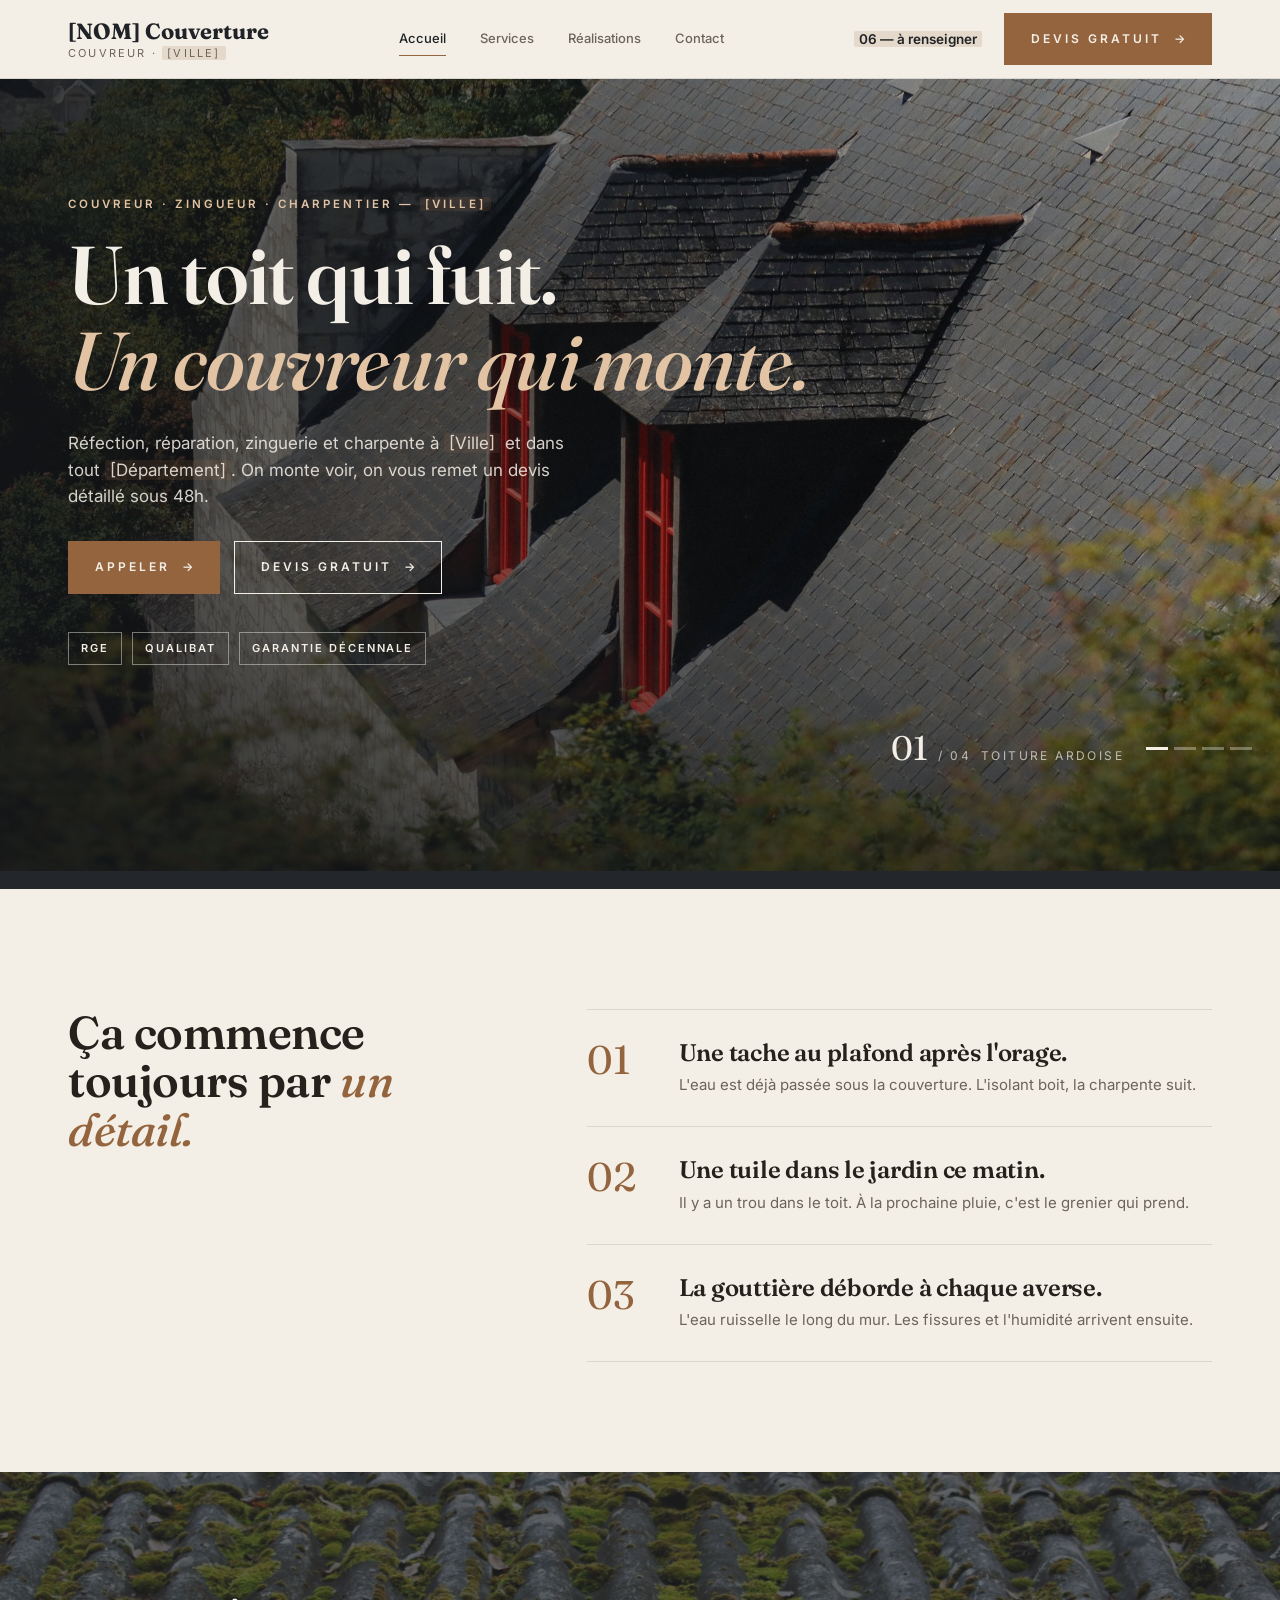
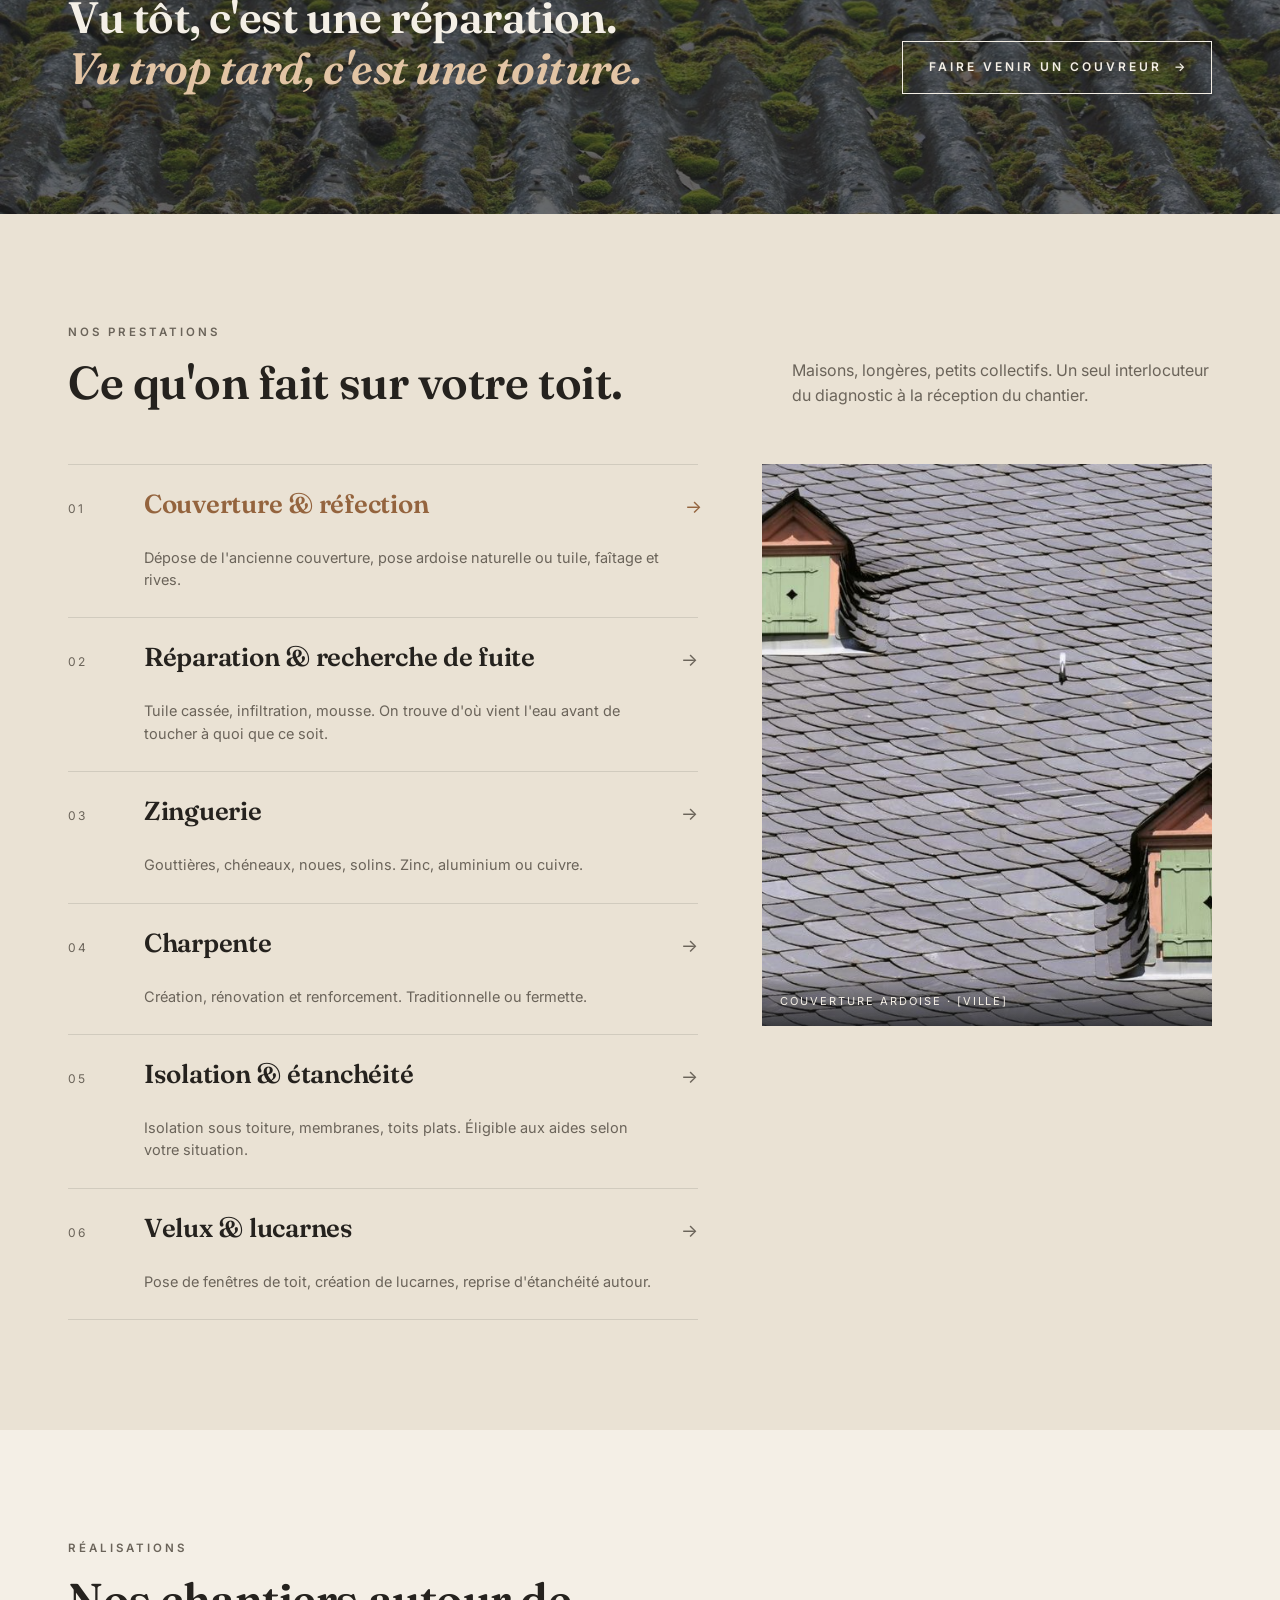
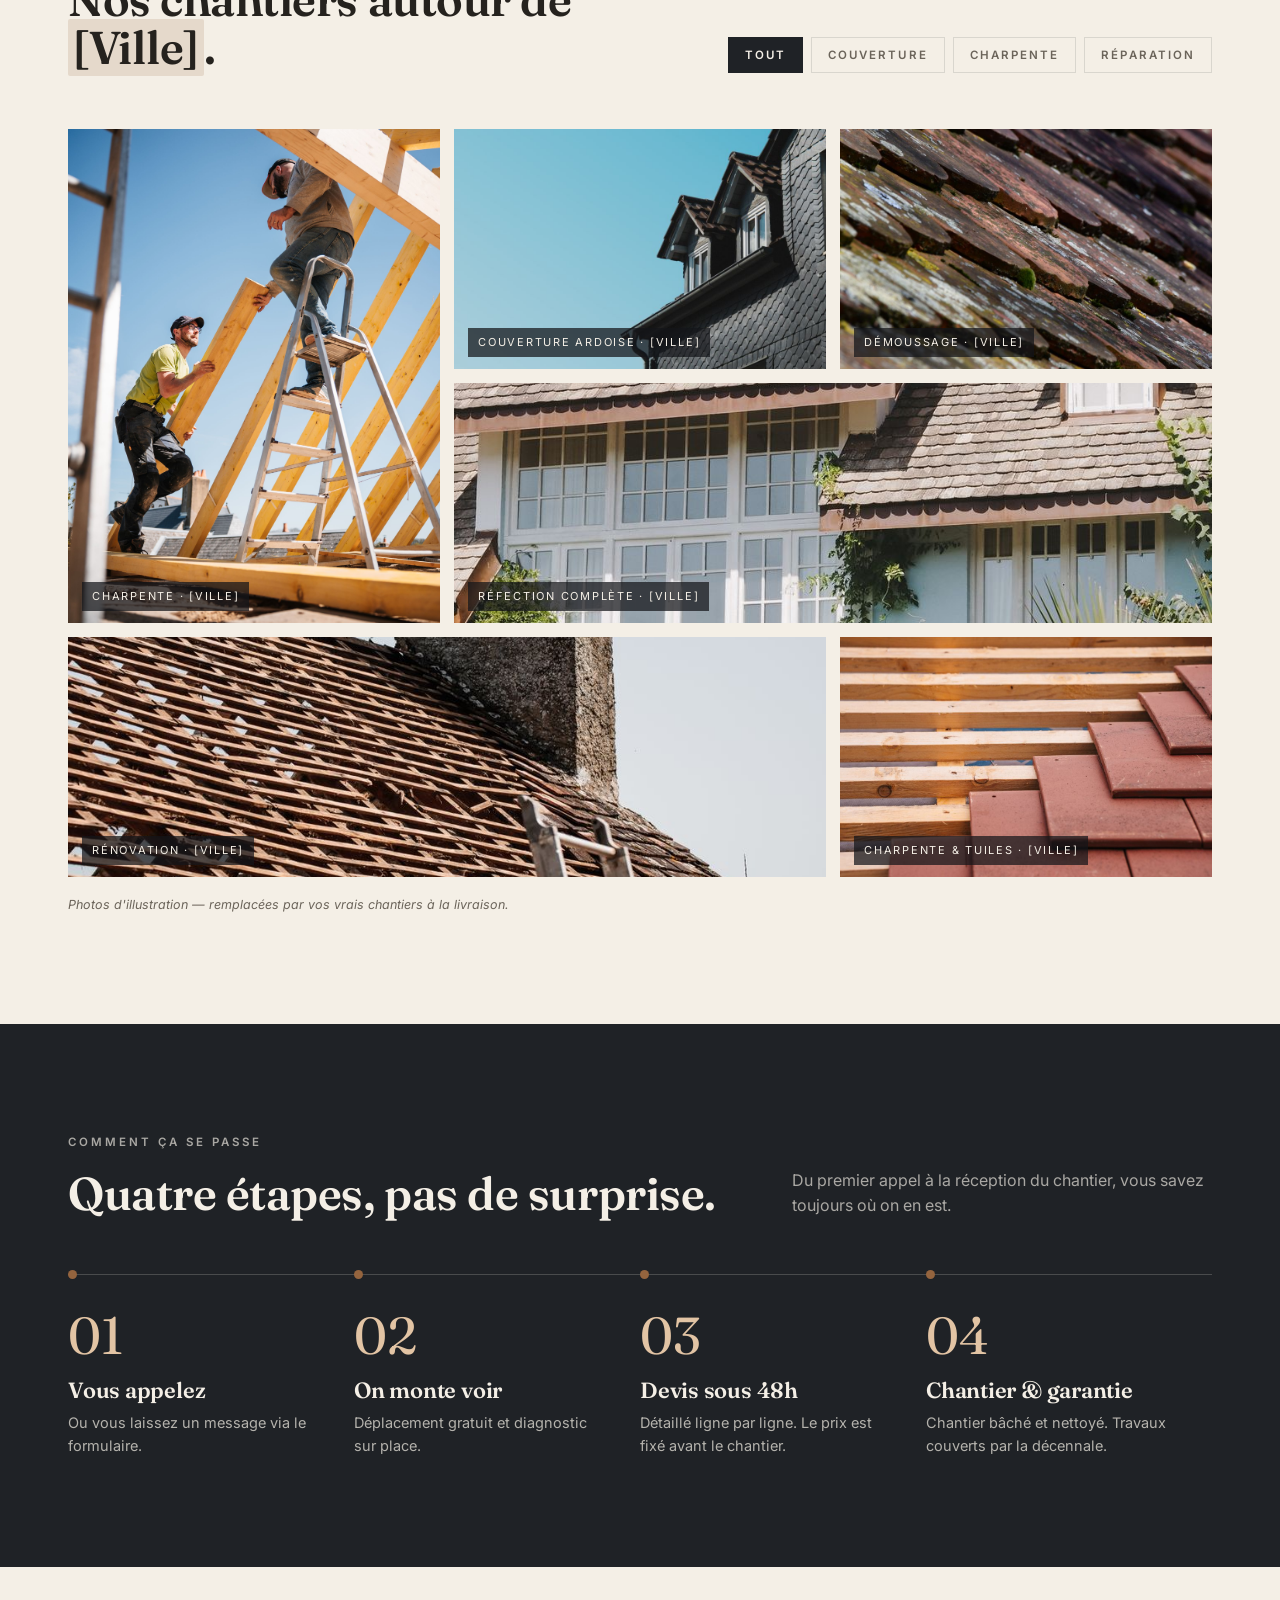
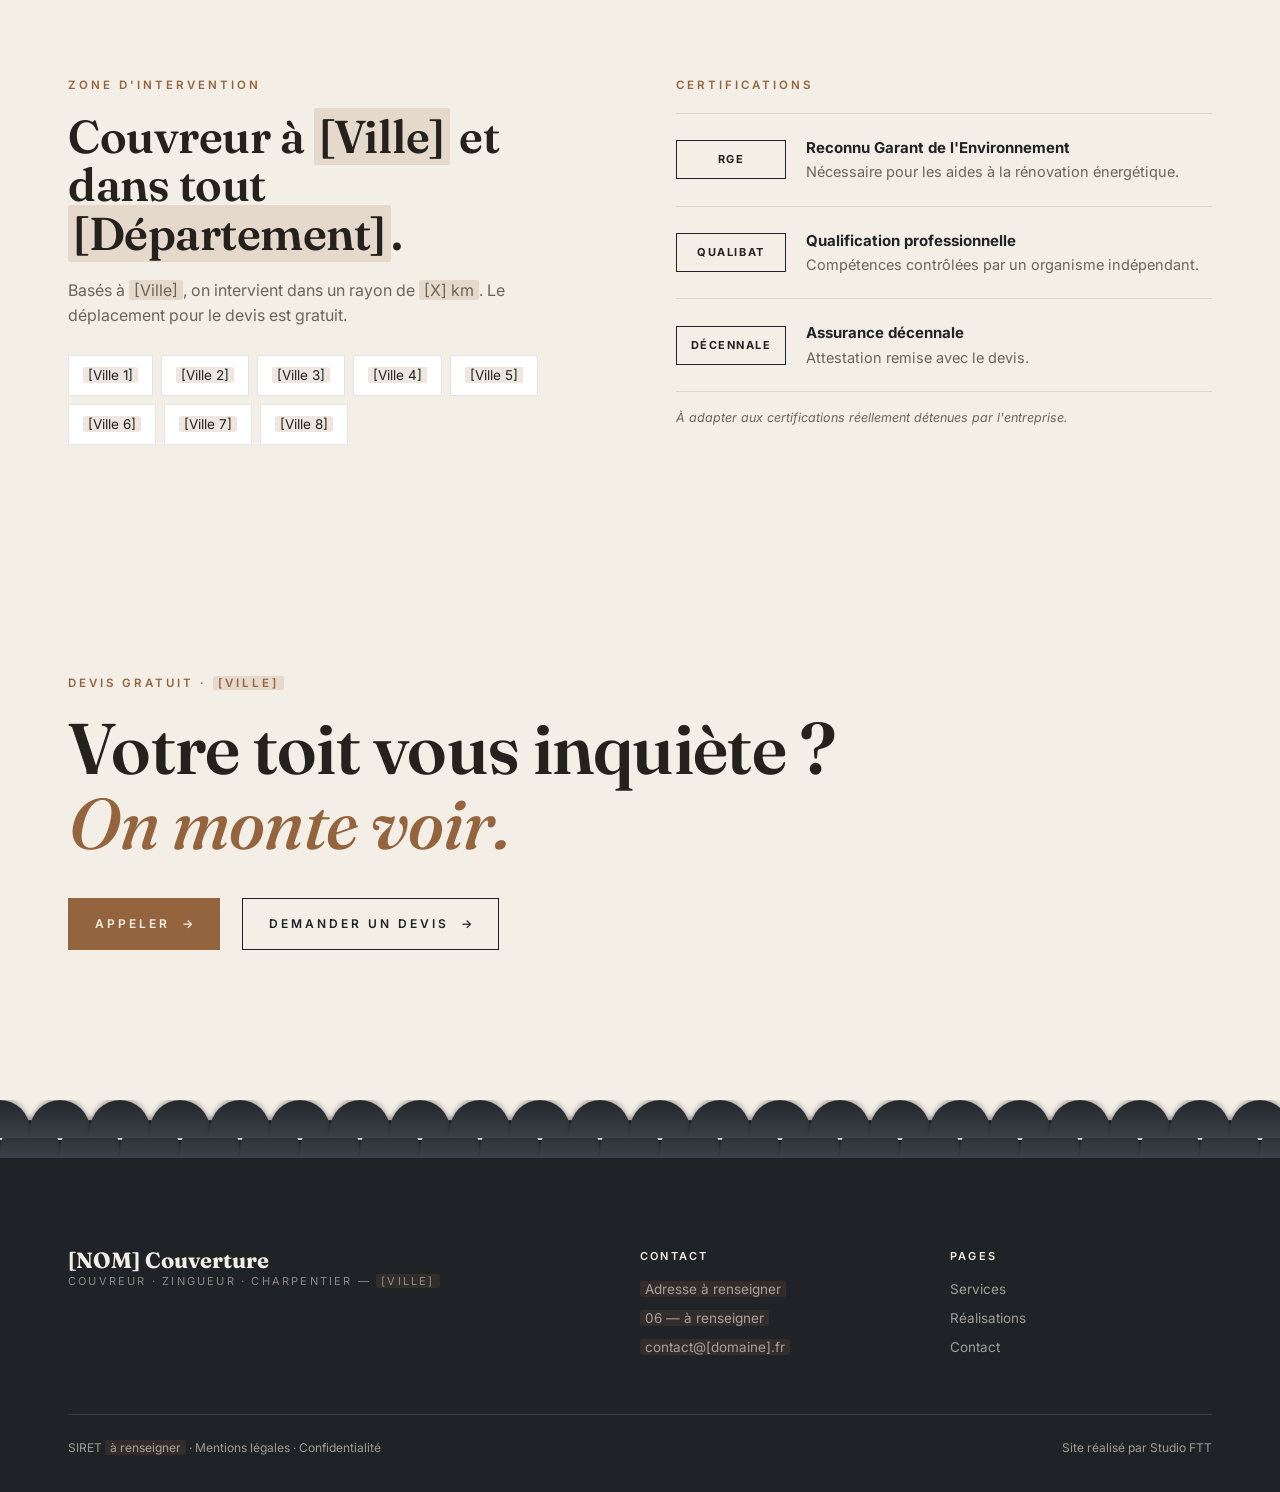
<file: index.html>
<!DOCTYPE html>
<html lang="fr">
<head>
<meta charset="UTF-8">
<meta name="viewport" content="width=device-width, initial-scale=1.0">
<meta name="robots" content="noindex, nofollow">
<title>[NOM] Couverture — Couvreur à [Ville] · Devis gratuit sous 48h</title>
<meta name="description" content="Couvreur, zingueur et charpentier à [Ville] et dans tout [Département]. Réfection, réparation de fuite, zinguerie, charpente. Devis gratuit sous 48h.">
<link rel="preconnect" href="https://fonts.googleapis.com">
<link rel="preconnect" href="https://fonts.gstatic.com" crossorigin>
<link href="https://fonts.googleapis.com/css2?family=Fraunces:ital,opsz,wght@0,9..144,500;0,9..144,600;0,9..144,700;1,9..144,500&family=Inter:wght@400;500;600;700&display=swap" rel="stylesheet">
<link rel="stylesheet" href="style.css">
</head>
<body>

<header class="site-header">
  <div class="container">
    <a href="index.html" class="brand">
      <span class="brand-name">[NOM] Couverture</span>
      <span class="brand-sub">Couvreur · <span class="ph">[Ville]</span></span>
    </a>
    <nav class="nav-links" aria-label="Navigation principale">
      <a href="index.html" class="active">Accueil</a>
      <a href="services.html">Services</a>
      <a href="index.html#chantiers">Réalisations</a>
      <a href="contact.html">Contact</a>
    </nav>
    <div class="header-actions">
      <span class="header-phone"><span class="ph">06 — à renseigner</span></span>
      <a href="contact.html" class="btn btn--solid">Devis gratuit</a>
      <button class="nav-toggle" aria-label="Ouvrir le menu" aria-expanded="false"><span></span><span></span><span></span></button>
    </div>
  </div>
</header>

<section class="hero" aria-label="Présentation">
  <div class="hero-slides">
    <figure class="slide" data-label="Toiture ardoise"><img src="img/hero-ardoise.jpg" alt="Toiture en ardoise avec lucarnes — photo d'illustration (placeholder)" fetchpriority="high"></figure>
    <figure class="slide" data-label="Sur le chantier"><img src="img/hero-artisan.jpg" alt="Couvreur au travail sur un toit — photo d'illustration (placeholder)"></figure>
    <figure class="slide" data-label="Charpente"><img src="img/hero-charpente.jpg" alt="Charpente bois en cours de montage — photo d'illustration (placeholder)"></figure>
    <figure class="slide" data-label="Pose de tuiles"><img src="img/hero-pose.jpg" alt="Pose de tuiles en terre cuite — photo d'illustration (placeholder)"></figure>
  </div>
  <div class="hero-shade"></div>
  <div class="container hero-inner">
    <p class="kicker">Couvreur · Zingueur · Charpentier — <span class="ph">[Ville]</span></p>
    <h1><span>Un toit qui fuit.</span><span class="accent">Un couvreur qui monte.</span></h1>
    <p class="lede">Réfection, réparation, zinguerie et charpente à <span class="ph">[Ville]</span> et dans tout <span class="ph">[Département]</span>. On monte voir, on vous remet un devis détaillé sous 48h.</p>
    <div class="hero-cta">
      <a href="tel:" class="btn btn--solid">Appeler</a>
      <a href="contact.html" class="btn btn--outline">Devis gratuit</a>
    </div>
    <ul class="stamps" aria-label="Certifications (à confirmer)">
      <li>RGE</li><li>Qualibat</li><li>Garantie décennale</li>
    </ul>
  </div>
  <div class="hero-counter" aria-hidden="true">
    <span class="num">01</span><span>/ 04</span><span class="label">Toiture ardoise</span>
    <div class="hero-dots"></div>
  </div>
</section>

<div class="slates" aria-hidden="true"></div>

<section class="pains">
  <div class="container">
    <h2>Ça commence toujours par <em>un détail.</em></h2>
    <ol class="pain-list">
      <li>
        <span class="pain-num">01</span>
        <h3>Une tache au plafond après l'orage.</h3>
        <p>L'eau est déjà passée sous la couverture. L'isolant boit, la charpente suit.</p>
      </li>
      <li>
        <span class="pain-num">02</span>
        <h3>Une tuile dans le jardin ce matin.</h3>
        <p>Il y a un trou dans le toit. À la prochaine pluie, c'est le grenier qui prend.</p>
      </li>
      <li>
        <span class="pain-num">03</span>
        <h3>La gouttière déborde à chaque averse.</h3>
        <p>L'eau ruisselle le long du mur. Les fissures et l'humidité arrivent ensuite.</p>
      </li>
    </ol>
  </div>
</section>

<section class="turn">
  <img src="img/douleur-mousse.jpg" alt="" loading="lazy">
  <div class="container">
    <p class="serif">Vu tôt, c'est une réparation.<br><em>Vu trop tard, c'est une toiture.</em></p>
    <a href="contact.html" class="btn btn--outline">Faire venir un couvreur</a>
  </div>
</section>

<section class="services">
  <div class="container">
    <div class="section-head">
      <div>
        <p class="kicker">Nos prestations</p>
        <h2>Ce qu'on fait sur votre toit.</h2>
      </div>
      <p>Maisons, longères, petits collectifs. Un seul interlocuteur du diagnostic à la réception du chantier.</p>
    </div>
    <div class="srv-layout">
      <ul class="srv-list">
        <li class="is-active" tabindex="0" data-img="img/srv-couverture.jpg" data-caption="Couverture ardoise · [Ville]" data-alt="Toiture en ardoise — photo d'illustration (placeholder)">
          <div class="srv-item">
            <span class="srv-num">01</span><h3>Couverture &amp; réfection</h3><span class="srv-arrow">→</span>
            <p>Dépose de l'ancienne couverture, pose ardoise naturelle ou tuile, faîtage et rives.</p>
            <div class="srv-thumb"><img src="img/srv-couverture.jpg" alt="Toiture en ardoise — photo d'illustration (placeholder)" loading="lazy"></div>
          </div>
        </li>
        <li tabindex="0" data-img="img/srv-reparation.jpg" data-caption="Réparation · [Ville]" data-alt="Couvreurs réparant un toit — photo d'illustration (placeholder)">
          <div class="srv-item">
            <span class="srv-num">02</span><h3>Réparation &amp; recherche de fuite</h3><span class="srv-arrow">→</span>
            <p>Tuile cassée, infiltration, mousse. On trouve d'où vient l'eau avant de toucher à quoi que ce soit.</p>
            <div class="srv-thumb"><img src="img/srv-reparation.jpg" alt="Couvreurs réparant un toit — photo d'illustration (placeholder)" loading="lazy"></div>
          </div>
        </li>
        <li tabindex="0" data-img="img/srv-zinguerie.jpg" data-caption="Zinguerie · [Ville]" data-alt="Couvreur sur un toit en pente — photo d'illustration (placeholder)">
          <div class="srv-item">
            <span class="srv-num">03</span><h3>Zinguerie</h3><span class="srv-arrow">→</span>
            <p>Gouttières, chéneaux, noues, solins. Zinc, aluminium ou cuivre.</p>
            <div class="srv-thumb"><img src="img/srv-zinguerie.jpg" alt="Couvreur sur un toit en pente — photo d'illustration (placeholder)" loading="lazy"></div>
          </div>
        </li>
        <li tabindex="0" data-img="img/srv-charpente.jpg" data-caption="Charpente · [Ville]" data-alt="Charpente bois et tuiles — photo d'illustration (placeholder)">
          <div class="srv-item">
            <span class="srv-num">04</span><h3>Charpente</h3><span class="srv-arrow">→</span>
            <p>Création, rénovation et renforcement. Traditionnelle ou fermette.</p>
            <div class="srv-thumb"><img src="img/srv-charpente.jpg" alt="Charpente bois et tuiles — photo d'illustration (placeholder)" loading="lazy"></div>
          </div>
        </li>
        <li tabindex="0" data-img="img/srv-etancheite.jpg" data-caption="Étanchéité · [Ville]" data-alt="Pose d'une membrane d'étanchéité — photo d'illustration (placeholder)">
          <div class="srv-item">
            <span class="srv-num">05</span><h3>Isolation &amp; étanchéité</h3><span class="srv-arrow">→</span>
            <p>Isolation sous toiture, membranes, toits plats. Éligible aux aides selon votre situation.</p>
            <div class="srv-thumb"><img src="img/srv-etancheite.jpg" alt="Pose d'une membrane d'étanchéité — photo d'illustration (placeholder)" loading="lazy"></div>
          </div>
        </li>
        <li tabindex="0" data-img="img/srv-lucarnes.jpg" data-caption="Lucarnes · [Ville]" data-alt="Lucarnes sur toit en ardoise — photo d'illustration (placeholder)">
          <div class="srv-item">
            <span class="srv-num">06</span><h3>Velux &amp; lucarnes</h3><span class="srv-arrow">→</span>
            <p>Pose de fenêtres de toit, création de lucarnes, reprise d'étanchéité autour.</p>
            <div class="srv-thumb"><img src="img/srv-lucarnes.jpg" alt="Lucarnes sur toit en ardoise — photo d'illustration (placeholder)" loading="lazy"></div>
          </div>
        </li>
      </ul>
      <figure class="srv-figure">
        <img src="img/srv-couverture.jpg" alt="Toiture en ardoise — photo d'illustration (placeholder)" loading="lazy">
        <figcaption>Couverture ardoise · [Ville]</figcaption>
      </figure>
    </div>
  </div>
</section>

<section id="chantiers">
  <div class="container">
    <div class="section-head">
      <div>
        <p class="kicker">Réalisations</p>
        <h2>Nos chantiers autour de <span class="ph">[Ville]</span>.</h2>
      </div>
      <div class="tabs" role="tablist">
        <button class="is-active" data-filter="all">Tout</button>
        <button data-filter="couverture">Couverture</button>
        <button data-filter="charpente">Charpente</button>
        <button data-filter="reparation">Réparation</button>
      </div>
    </div>
    <div class="gallery">
      <figure class="tall" data-cat="charpente"><img src="img/hero-charpente.jpg" alt="Charpente — photo d'illustration (placeholder)" loading="lazy"><figcaption>Charpente · [Ville]</figcaption></figure>
      <figure data-cat="couverture"><img src="img/gal-1.jpg" alt="Maison en ardoise — photo d'illustration (placeholder)" loading="lazy"><figcaption>Couverture ardoise · [Ville]</figcaption></figure>
      <figure data-cat="reparation"><img src="img/gal-6.jpg" alt="Tuiles anciennes avec mousse — photo d'illustration (placeholder)" loading="lazy"><figcaption>Démoussage · [Ville]</figcaption></figure>
      <figure class="wide" data-cat="couverture"><img src="img/gal-2.jpg" alt="Maison avec toiture refaite — photo d'illustration (placeholder)" loading="lazy"><figcaption>Réfection complète · [Ville]</figcaption></figure>
      <figure class="wide" data-cat="reparation"><img src="img/gal-4.jpg" alt="Toit en rénovation avec cheminée — photo d'illustration (placeholder)" loading="lazy"><figcaption>Rénovation · [Ville]</figcaption></figure>
      <figure data-cat="charpente"><img src="img/srv-charpente.jpg" alt="Charpente bois et tuiles — photo d'illustration (placeholder)" loading="lazy"><figcaption>Charpente &amp; tuiles · [Ville]</figcaption></figure>
    </div>
    <p class="gallery-note">Photos d'illustration — remplacées par vos vrais chantiers à la livraison.</p>
  </div>
</section>

<section class="process">
  <div class="container">
    <div class="section-head">
      <div>
        <p class="kicker">Comment ça se passe</p>
        <h2>Quatre étapes, pas de surprise.</h2>
      </div>
      <p>Du premier appel à la réception du chantier, vous savez toujours où on en est.</p>
    </div>
    <ol class="steps">
      <li class="step"><div class="step-num">01</div><h3>Vous appelez</h3><p>Ou vous laissez un message via le formulaire.</p></li>
      <li class="step"><div class="step-num">02</div><h3>On monte voir</h3><p>Déplacement gratuit et diagnostic sur place.</p></li>
      <li class="step"><div class="step-num">03</div><h3>Devis sous 48h</h3><p>Détaillé ligne par ligne. Le prix est fixé avant le chantier.</p></li>
      <li class="step"><div class="step-num">04</div><h3>Chantier &amp; garantie</h3><p>Chantier bâché et nettoyé. Travaux couverts par la décennale.</p></li>
    </ol>
  </div>
</section>

<section class="local">
  <div class="container">
    <div>
      <p class="kicker">Zone d'intervention</p>
      <h2>Couvreur à <span class="ph">[Ville]</span> et dans tout <span class="ph">[Département]</span>.</h2>
      <p class="lede">Basés à <span class="ph">[Ville]</span>, on intervient dans un rayon de <span class="ph">[X] km</span>. Le déplacement pour le devis est gratuit.</p>
      <ul class="chips">
        <li><span class="ph">[Ville 1]</span></li><li><span class="ph">[Ville 2]</span></li><li><span class="ph">[Ville 3]</span></li>
        <li><span class="ph">[Ville 4]</span></li><li><span class="ph">[Ville 5]</span></li><li><span class="ph">[Ville 6]</span></li>
        <li><span class="ph">[Ville 7]</span></li><li><span class="ph">[Ville 8]</span></li>
      </ul>
    </div>
    <div>
      <p class="kicker">Certifications</p>
      <ul class="certs">
        <li><span class="cert-badge">RGE</span><p><strong>Reconnu Garant de l'Environnement</strong>Nécessaire pour les aides à la rénovation énergétique.</p></li>
        <li><span class="cert-badge">Qualibat</span><p><strong>Qualification professionnelle</strong>Compétences contrôlées par un organisme indépendant.</p></li>
        <li><span class="cert-badge">Décennale</span><p><strong>Assurance décennale</strong>Attestation remise avec le devis.</p></li>
      </ul>
      <p class="certs-note">À adapter aux certifications réellement détenues par l'entreprise.</p>
    </div>
  </div>
</section>

<section class="final">
  <div class="container">
    <p class="kicker">Devis gratuit · <span class="ph">[Ville]</span></p>
    <h2>Votre toit vous inquiète ?<br><em>On monte voir.</em></h2>
    <div class="final-cta">
      <a href="tel:" class="btn btn--solid">Appeler</a>
      <a href="contact.html" class="btn btn--outline">Demander un devis</a>
    </div>
  </div>
</section>

<div class="slates slates--flip" aria-hidden="true"></div>

<footer class="site-footer">
  <div class="container">
    <div class="footer-grid">
      <div>
        <div class="brand">
          <span class="brand-name">[NOM] Couverture</span>
          <span class="brand-sub">Couvreur · Zingueur · Charpentier — <span class="ph">[Ville]</span></span>
        </div>
      </div>
      <div>
        <h4>Contact</h4>
        <ul>
          <li><span class="ph">Adresse à renseigner</span></li>
          <li><span class="ph">06 — à renseigner</span></li>
          <li><span class="ph">contact@[domaine].fr</span></li>
        </ul>
      </div>
      <div>
        <h4>Pages</h4>
        <ul>
          <li><a href="services.html">Services</a></li>
          <li><a href="index.html#chantiers">Réalisations</a></li>
          <li><a href="contact.html">Contact</a></li>
        </ul>
      </div>
    </div>
    <div class="footer-bottom">
      <span>SIRET <span class="ph">à renseigner</span> · <a href="#">Mentions légales</a> · <a href="#">Confidentialité</a></span>
      <span>Site réalisé par Studio FTT</span>
    </div>
  </div>
</footer>

<script src="script.js"></script>
</body>
</html>
</file>
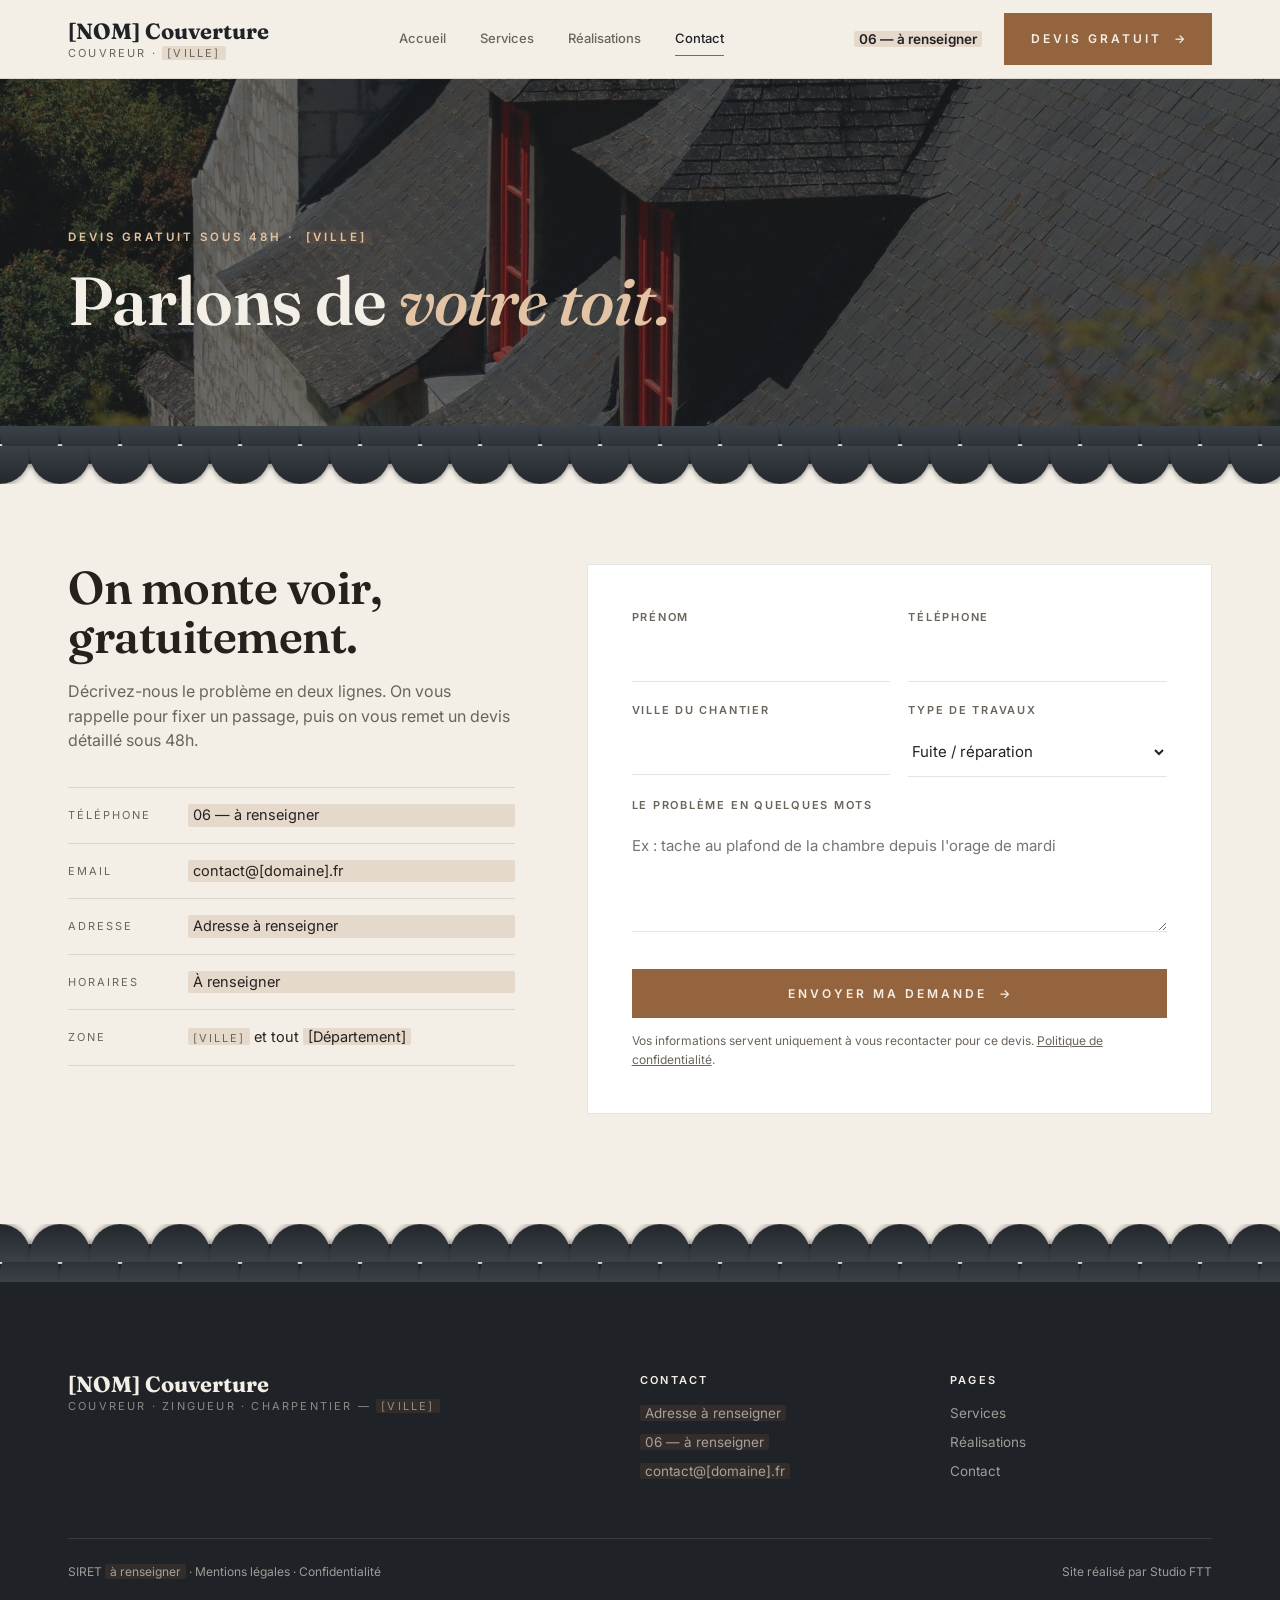
<file: contact.html>
<!DOCTYPE html>
<html lang="fr">
<head>
<meta charset="UTF-8">
<meta name="viewport" content="width=device-width, initial-scale=1.0">
<meta name="robots" content="noindex, nofollow">
<title>Devis gratuit couvreur à [Ville] — [NOM] Couverture</title>
<meta name="description" content="Demandez un devis gratuit à votre couvreur à [Ville]. Déplacement gratuit, réponse sous 48h.">
<link rel="preconnect" href="https://fonts.googleapis.com">
<link rel="preconnect" href="https://fonts.gstatic.com" crossorigin>
<link href="https://fonts.googleapis.com/css2?family=Fraunces:ital,opsz,wght@0,9..144,500;0,9..144,600;0,9..144,700;1,9..144,500&family=Inter:wght@400;500;600;700&display=swap" rel="stylesheet">
<link rel="stylesheet" href="style.css">
</head>
<body>

<header class="site-header">
  <div class="container">
    <a href="index.html" class="brand">
      <span class="brand-name">[NOM] Couverture</span>
      <span class="brand-sub">Couvreur · <span class="ph">[Ville]</span></span>
    </a>
    <nav class="nav-links" aria-label="Navigation principale">
      <a href="index.html">Accueil</a>
      <a href="services.html">Services</a>
      <a href="index.html#chantiers">Réalisations</a>
      <a href="contact.html" class="active">Contact</a>
    </nav>
    <div class="header-actions">
      <span class="header-phone"><span class="ph">06 — à renseigner</span></span>
      <a href="contact.html" class="btn btn--solid">Devis gratuit</a>
      <button class="nav-toggle" aria-label="Ouvrir le menu" aria-expanded="false"><span></span><span></span><span></span></button>
    </div>
  </div>
</header>

<section class="page-hero">
  <img src="img/hero-ardoise.jpg" alt="" fetchpriority="high">
  <div class="container">
    <p class="kicker">Devis gratuit sous 48h · <span class="ph">[Ville]</span></p>
    <h1>Parlons de <em>votre toit.</em></h1>
  </div>
</section>

<div class="slates" aria-hidden="true"></div>

<section>
  <div class="container contact-layout">
    <div class="contact-info">
      <h2>On monte voir, gratuitement.</h2>
      <p class="lede">Décrivez-nous le problème en deux lignes. On vous rappelle pour fixer un passage, puis on vous remet un devis détaillé sous 48h.</p>
      <ul class="contact-lines">
        <li><span>Téléphone</span><span class="ph">06 — à renseigner</span></li>
        <li><span>Email</span><span class="ph">contact@[domaine].fr</span></li>
        <li><span>Adresse</span><span class="ph">Adresse à renseigner</span></li>
        <li><span>Horaires</span><span class="ph">À renseigner</span></li>
        <li><span>Zone</span><span><span class="ph">[Ville]</span> et tout <span class="ph">[Département]</span></span></li>
      </ul>
    </div>

    <form class="form" onsubmit="return false;">
      <div class="form-row">
        <div class="field">
          <label for="prenom">Prénom</label>
          <input type="text" id="prenom" name="prenom" autocomplete="given-name" required>
        </div>
        <div class="field">
          <label for="telephone">Téléphone</label>
          <input type="tel" id="telephone" name="telephone" autocomplete="tel" required>
        </div>
      </div>
      <div class="form-row">
        <div class="field">
          <label for="ville">Ville du chantier</label>
          <input type="text" id="ville" name="ville" autocomplete="address-level2" required>
        </div>
        <div class="field">
          <label for="travaux">Type de travaux</label>
          <select id="travaux" name="travaux">
            <option>Fuite / réparation</option>
            <option>Réfection complète</option>
            <option>Zinguerie</option>
            <option>Charpente</option>
            <option>Isolation / étanchéité</option>
            <option>Velux / lucarne</option>
            <option>Autre</option>
          </select>
        </div>
      </div>
      <div class="field">
        <label for="message">Le problème en quelques mots</label>
        <textarea id="message" name="message" placeholder="Ex : tache au plafond de la chambre depuis l'orage de mardi"></textarea>
      </div>
      <button type="submit" class="btn btn--solid">Envoyer ma demande</button>
      <p class="form-legal">Vos informations servent uniquement à vous recontacter pour ce devis. <a href="#" style="text-decoration:underline;">Politique de confidentialité</a>.</p>
    </form>
  </div>
</section>

<div class="slates slates--flip" aria-hidden="true"></div>

<footer class="site-footer">
  <div class="container">
    <div class="footer-grid">
      <div>
        <div class="brand">
          <span class="brand-name">[NOM] Couverture</span>
          <span class="brand-sub">Couvreur · Zingueur · Charpentier — <span class="ph">[Ville]</span></span>
        </div>
      </div>
      <div>
        <h4>Contact</h4>
        <ul>
          <li><span class="ph">Adresse à renseigner</span></li>
          <li><span class="ph">06 — à renseigner</span></li>
          <li><span class="ph">contact@[domaine].fr</span></li>
        </ul>
      </div>
      <div>
        <h4>Pages</h4>
        <ul>
          <li><a href="services.html">Services</a></li>
          <li><a href="index.html#chantiers">Réalisations</a></li>
          <li><a href="contact.html">Contact</a></li>
        </ul>
      </div>
    </div>
    <div class="footer-bottom">
      <span>SIRET <span class="ph">à renseigner</span> · <a href="#">Mentions légales</a> · <a href="#">Confidentialité</a></span>
      <span>Site réalisé par Studio FTT</span>
    </div>
  </div>
</footer>

<script src="script.js"></script>
</body>
</html>
</file>
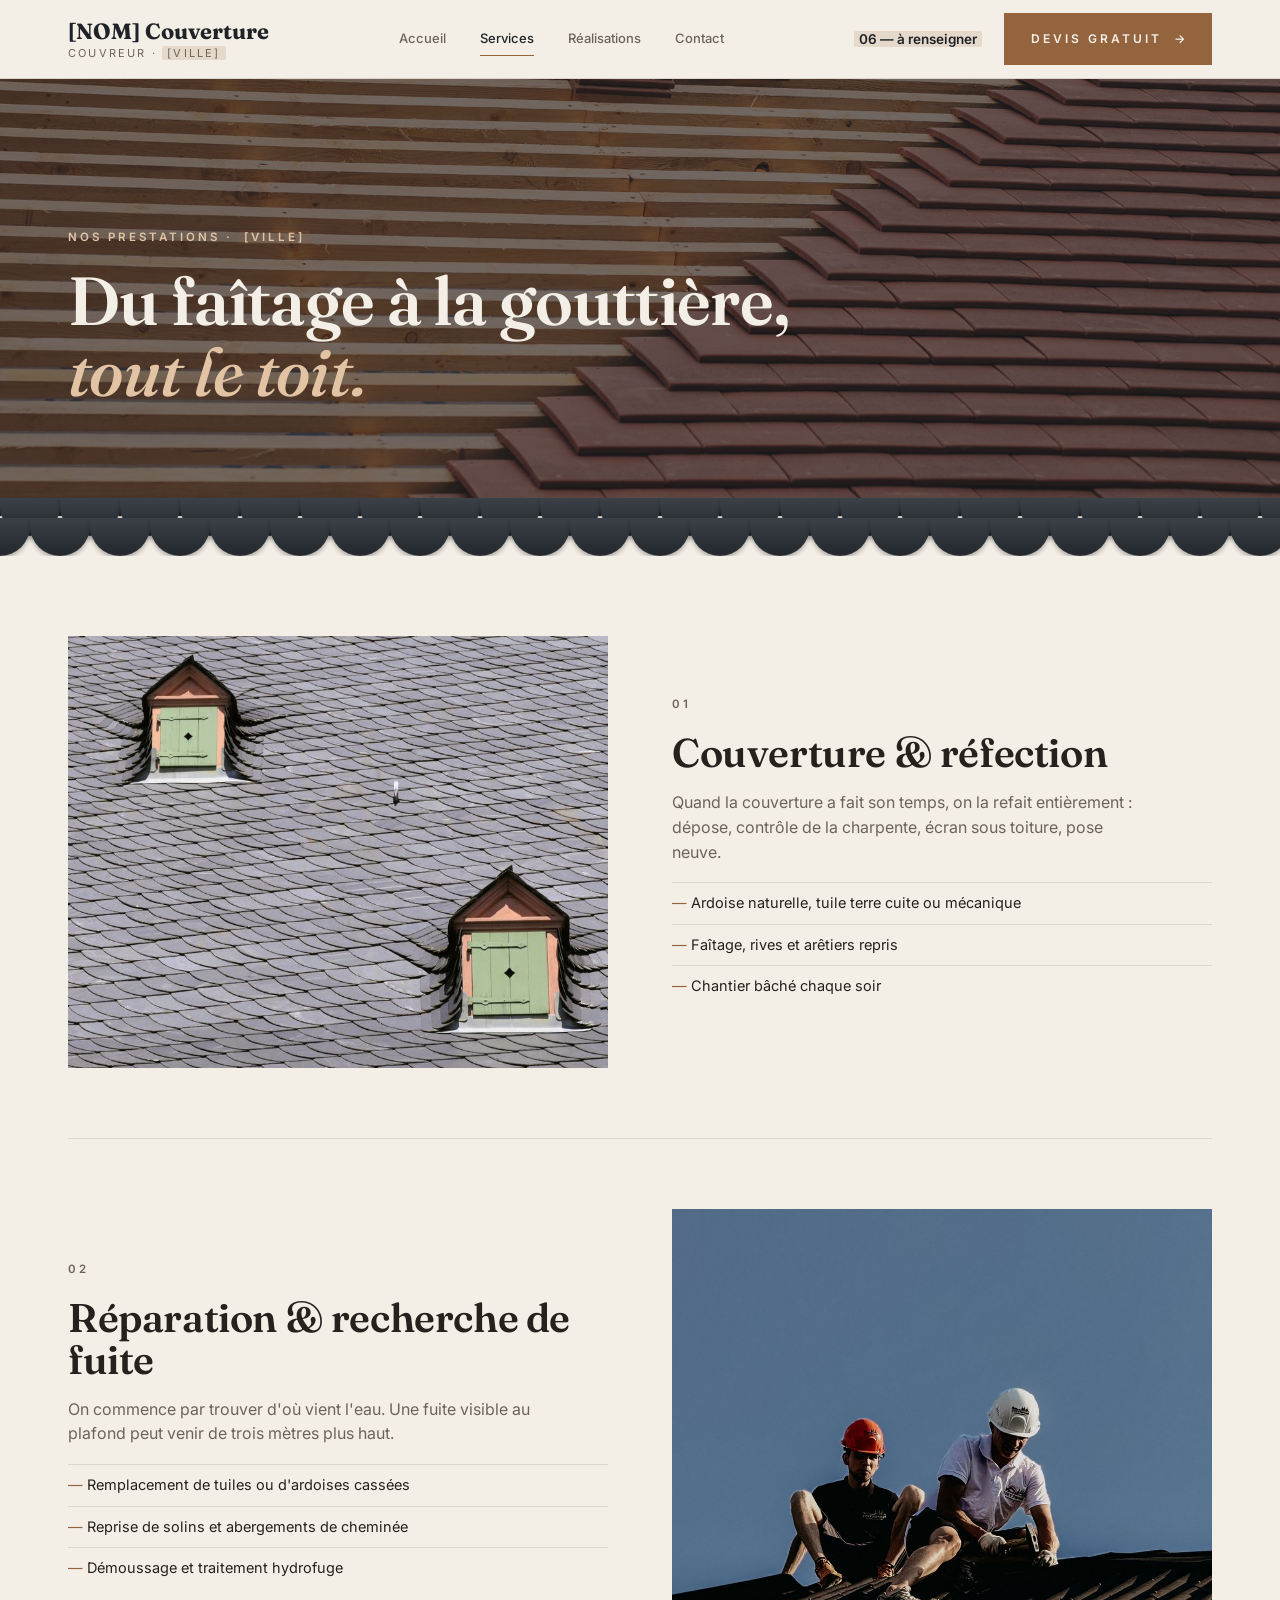
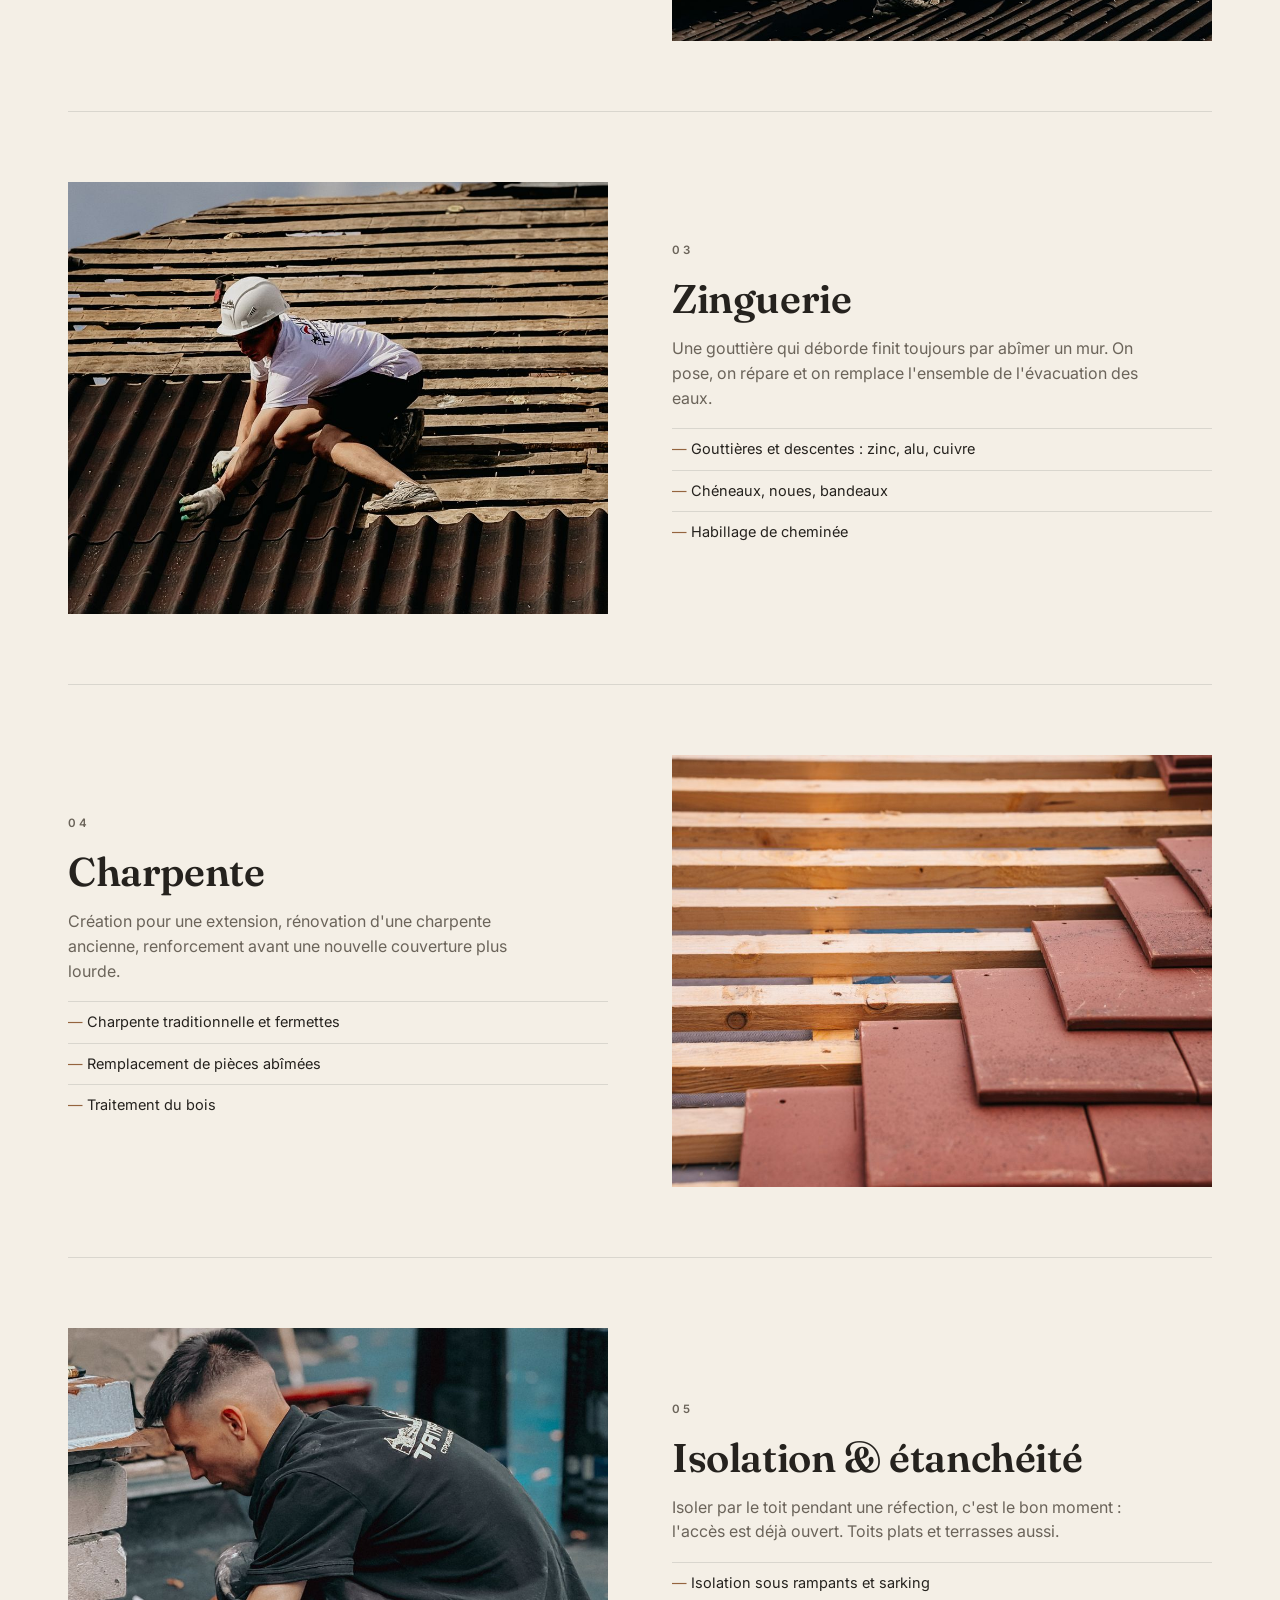
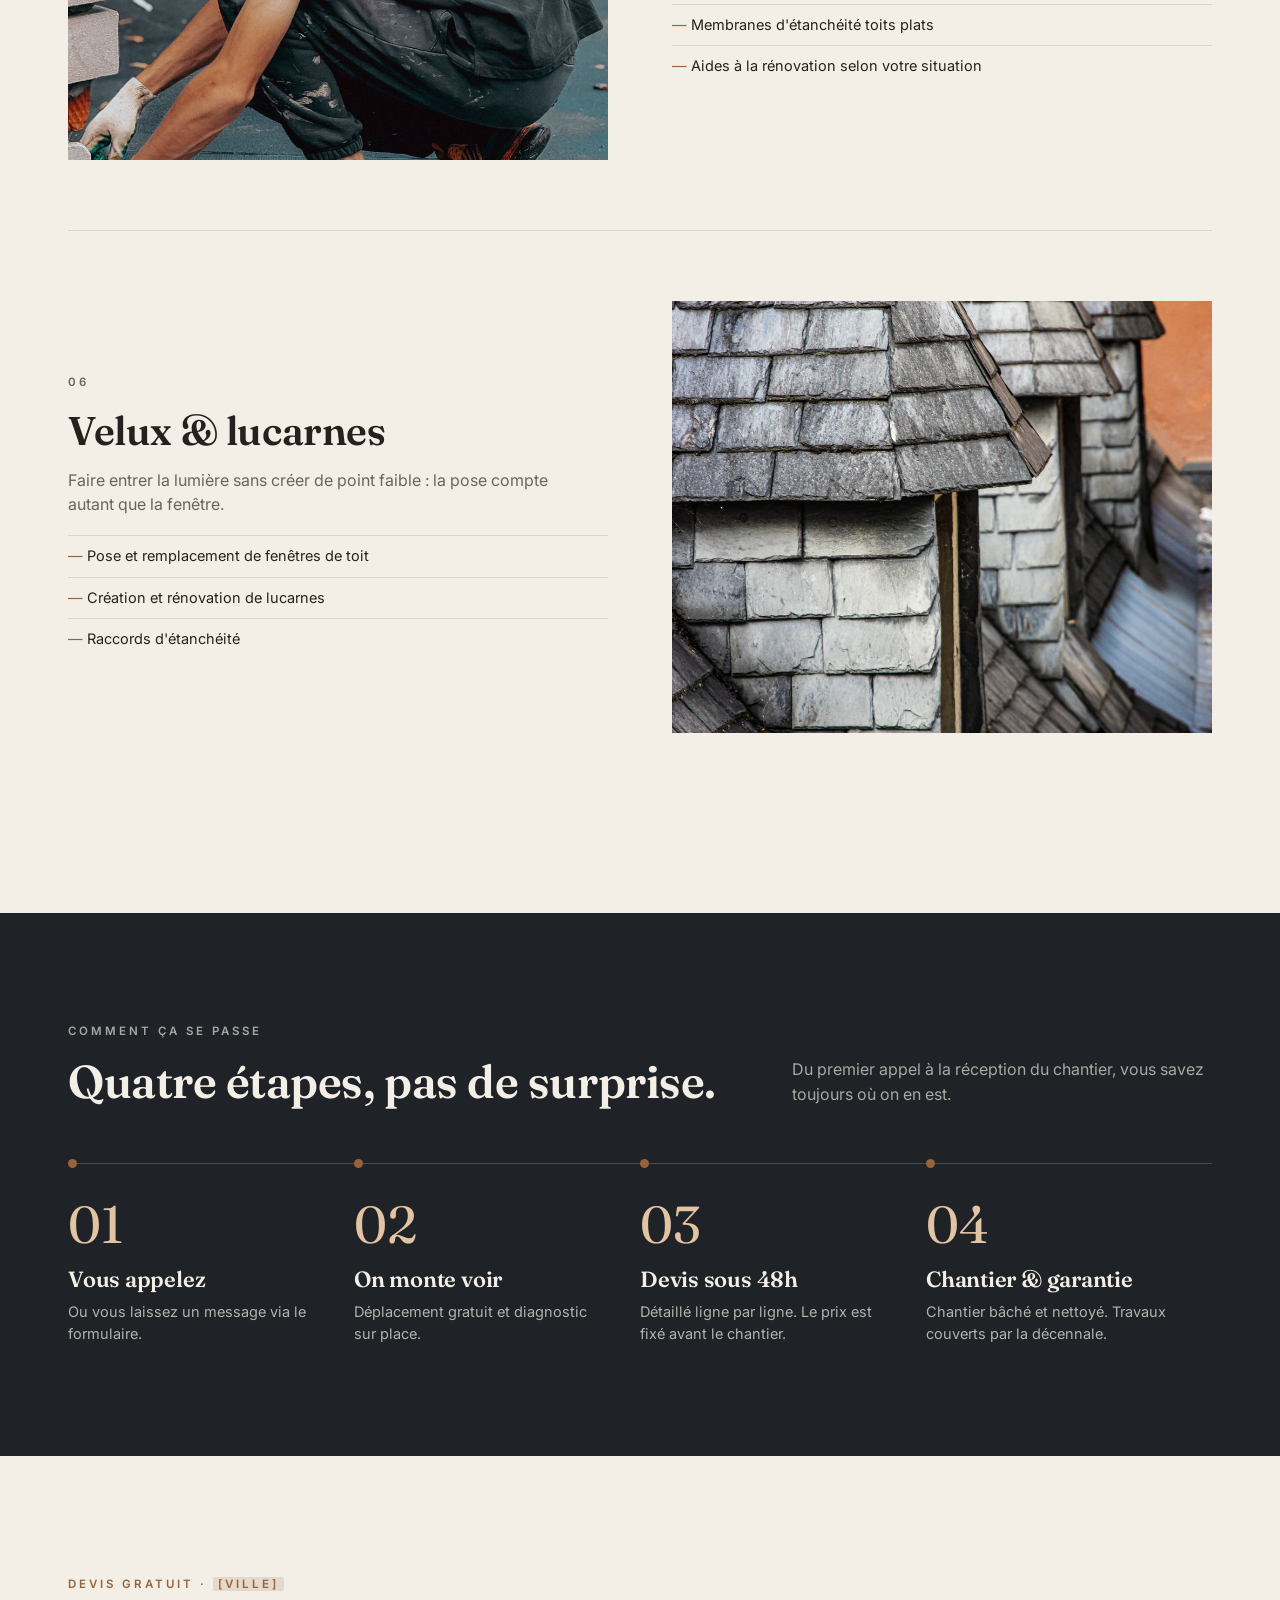
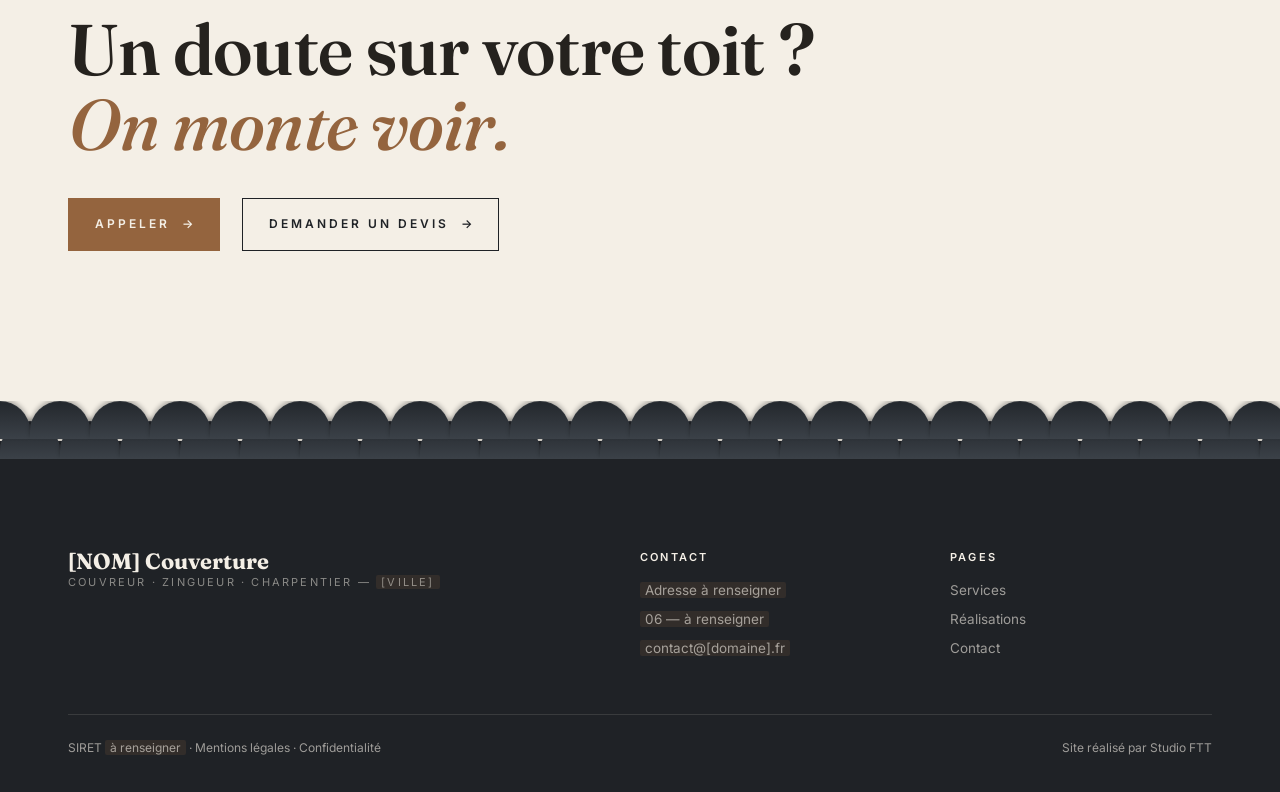
<file: services.html>
<!DOCTYPE html>
<html lang="fr">
<head>
<meta charset="UTF-8">
<meta name="viewport" content="width=device-width, initial-scale=1.0">
<meta name="robots" content="noindex, nofollow">
<title>Couverture, zinguerie, charpente à [Ville] — [NOM] Couverture</title>
<meta name="description" content="Réfection de toiture, réparation de fuite, zinguerie, charpente, isolation et lucarnes à [Ville] et dans tout [Département]. Devis gratuit sous 48h.">
<link rel="preconnect" href="https://fonts.googleapis.com">
<link rel="preconnect" href="https://fonts.gstatic.com" crossorigin>
<link href="https://fonts.googleapis.com/css2?family=Fraunces:ital,opsz,wght@0,9..144,500;0,9..144,600;0,9..144,700;1,9..144,500&family=Inter:wght@400;500;600;700&display=swap" rel="stylesheet">
<link rel="stylesheet" href="style.css">
</head>
<body>

<header class="site-header">
  <div class="container">
    <a href="index.html" class="brand">
      <span class="brand-name">[NOM] Couverture</span>
      <span class="brand-sub">Couvreur · <span class="ph">[Ville]</span></span>
    </a>
    <nav class="nav-links" aria-label="Navigation principale">
      <a href="index.html">Accueil</a>
      <a href="services.html" class="active">Services</a>
      <a href="index.html#chantiers">Réalisations</a>
      <a href="contact.html">Contact</a>
    </nav>
    <div class="header-actions">
      <span class="header-phone"><span class="ph">06 — à renseigner</span></span>
      <a href="contact.html" class="btn btn--solid">Devis gratuit</a>
      <button class="nav-toggle" aria-label="Ouvrir le menu" aria-expanded="false"><span></span><span></span><span></span></button>
    </div>
  </div>
</header>

<section class="page-hero">
  <img src="img/hero-pose.jpg" alt="" fetchpriority="high">
  <div class="container">
    <p class="kicker">Nos prestations · <span class="ph">[Ville]</span></p>
    <h1>Du faîtage à la gouttière,<br><em>tout le toit.</em></h1>
  </div>
</section>

<div class="slates" aria-hidden="true"></div>

<section>
  <div class="container">
    <article class="srv-detail">
      <figure><img src="img/srv-couverture.jpg" alt="Toiture en ardoise — photo d'illustration (placeholder)" loading="lazy"></figure>
      <div>
        <p class="kicker">01</p>
        <h2>Couverture &amp; réfection</h2>
        <p>Quand la couverture a fait son temps, on la refait entièrement : dépose, contrôle de la charpente, écran sous toiture, pose neuve.</p>
        <ul>
          <li>Ardoise naturelle, tuile terre cuite ou mécanique</li>
          <li>Faîtage, rives et arêtiers repris</li>
          <li>Chantier bâché chaque soir</li>
        </ul>
      </div>
    </article>
    <article class="srv-detail">
      <figure><img src="img/srv-reparation.jpg" alt="Couvreurs réparant un toit — photo d'illustration (placeholder)" loading="lazy"></figure>
      <div>
        <p class="kicker">02</p>
        <h2>Réparation &amp; recherche de fuite</h2>
        <p>On commence par trouver d'où vient l'eau. Une fuite visible au plafond peut venir de trois mètres plus haut.</p>
        <ul>
          <li>Remplacement de tuiles ou d'ardoises cassées</li>
          <li>Reprise de solins et abergements de cheminée</li>
          <li>Démoussage et traitement hydrofuge</li>
        </ul>
      </div>
    </article>
    <article class="srv-detail">
      <figure><img src="img/srv-zinguerie.jpg" alt="Couvreur sur un toit en pente — photo d'illustration (placeholder)" loading="lazy"></figure>
      <div>
        <p class="kicker">03</p>
        <h2>Zinguerie</h2>
        <p>Une gouttière qui déborde finit toujours par abîmer un mur. On pose, on répare et on remplace l'ensemble de l'évacuation des eaux.</p>
        <ul>
          <li>Gouttières et descentes : zinc, alu, cuivre</li>
          <li>Chéneaux, noues, bandeaux</li>
          <li>Habillage de cheminée</li>
        </ul>
      </div>
    </article>
    <article class="srv-detail">
      <figure><img src="img/srv-charpente.jpg" alt="Charpente bois et tuiles — photo d'illustration (placeholder)" loading="lazy"></figure>
      <div>
        <p class="kicker">04</p>
        <h2>Charpente</h2>
        <p>Création pour une extension, rénovation d'une charpente ancienne, renforcement avant une nouvelle couverture plus lourde.</p>
        <ul>
          <li>Charpente traditionnelle et fermettes</li>
          <li>Remplacement de pièces abîmées</li>
          <li>Traitement du bois</li>
        </ul>
      </div>
    </article>
    <article class="srv-detail">
      <figure><img src="img/srv-etancheite.jpg" alt="Pose d'une membrane d'étanchéité — photo d'illustration (placeholder)" loading="lazy"></figure>
      <div>
        <p class="kicker">05</p>
        <h2>Isolation &amp; étanchéité</h2>
        <p>Isoler par le toit pendant une réfection, c'est le bon moment : l'accès est déjà ouvert. Toits plats et terrasses aussi.</p>
        <ul>
          <li>Isolation sous rampants et sarking</li>
          <li>Membranes d'étanchéité toits plats</li>
          <li>Aides à la rénovation selon votre situation</li>
        </ul>
      </div>
    </article>
    <article class="srv-detail">
      <figure><img src="img/srv-lucarnes.jpg" alt="Lucarnes sur toit en ardoise — photo d'illustration (placeholder)" loading="lazy"></figure>
      <div>
        <p class="kicker">06</p>
        <h2>Velux &amp; lucarnes</h2>
        <p>Faire entrer la lumière sans créer de point faible : la pose compte autant que la fenêtre.</p>
        <ul>
          <li>Pose et remplacement de fenêtres de toit</li>
          <li>Création et rénovation de lucarnes</li>
          <li>Raccords d'étanchéité</li>
        </ul>
      </div>
    </article>
  </div>
</section>

<section class="process">
  <div class="container">
    <div class="section-head">
      <div>
        <p class="kicker">Comment ça se passe</p>
        <h2>Quatre étapes, pas de surprise.</h2>
      </div>
      <p>Du premier appel à la réception du chantier, vous savez toujours où on en est.</p>
    </div>
    <ol class="steps">
      <li class="step"><div class="step-num">01</div><h3>Vous appelez</h3><p>Ou vous laissez un message via le formulaire.</p></li>
      <li class="step"><div class="step-num">02</div><h3>On monte voir</h3><p>Déplacement gratuit et diagnostic sur place.</p></li>
      <li class="step"><div class="step-num">03</div><h3>Devis sous 48h</h3><p>Détaillé ligne par ligne. Le prix est fixé avant le chantier.</p></li>
      <li class="step"><div class="step-num">04</div><h3>Chantier &amp; garantie</h3><p>Chantier bâché et nettoyé. Travaux couverts par la décennale.</p></li>
    </ol>
  </div>
</section>

<section class="final">
  <div class="container">
    <p class="kicker">Devis gratuit · <span class="ph">[Ville]</span></p>
    <h2>Un doute sur votre toit ?<br><em>On monte voir.</em></h2>
    <div class="final-cta">
      <a href="tel:" class="btn btn--solid">Appeler</a>
      <a href="contact.html" class="btn btn--outline">Demander un devis</a>
    </div>
  </div>
</section>

<div class="slates slates--flip" aria-hidden="true"></div>

<footer class="site-footer">
  <div class="container">
    <div class="footer-grid">
      <div>
        <div class="brand">
          <span class="brand-name">[NOM] Couverture</span>
          <span class="brand-sub">Couvreur · Zingueur · Charpentier — <span class="ph">[Ville]</span></span>
        </div>
      </div>
      <div>
        <h4>Contact</h4>
        <ul>
          <li><span class="ph">Adresse à renseigner</span></li>
          <li><span class="ph">06 — à renseigner</span></li>
          <li><span class="ph">contact@[domaine].fr</span></li>
        </ul>
      </div>
      <div>
        <h4>Pages</h4>
        <ul>
          <li><a href="services.html">Services</a></li>
          <li><a href="index.html#chantiers">Réalisations</a></li>
          <li><a href="contact.html">Contact</a></li>
        </ul>
      </div>
    </div>
    <div class="footer-bottom">
      <span>SIRET <span class="ph">à renseigner</span> · <a href="#">Mentions légales</a> · <a href="#">Confidentialité</a></span>
      <span>Site réalisé par Studio FTT</span>
    </div>
  </div>
</footer>

<script src="script.js"></script>
</body>
</html>
</file>
<file: style.css>
/* [NOM] Couverture — démo Studio FTT
   Réfs : Menuiserie Ferrand (photos, géoloc, badges, galerie par catégorie)
          Quoti (titre miroir, process 4 étapes, séparateur signature)
          SWEB (douleurs vécues avant la solution) */

:root {
  --ink: #1F2226;
  --ink-2: #2B2F35;
  --paper: #F4EFE6;
  --paper-2: #EAE2D4;
  --wood: #94643E;
  --wood-dark: #6E4A2E;
  --slate: #3B4148;
  --slate-dark: #23272C;
  --text: #25221E;
  --muted: #6B645A;
  --line: rgba(31, 34, 38, 0.12);
  --maxw: 1200px;
}

* { box-sizing: border-box; margin: 0; padding: 0; }
html { scroll-behavior: smooth; }
body {
  font-family: 'Inter', -apple-system, BlinkMacSystemFont, sans-serif;
  background: var(--paper);
  color: var(--text);
  line-height: 1.55;
  -webkit-font-smoothing: antialiased;
}
img { display: block; max-width: 100%; }
a { color: inherit; text-decoration: none; }
ul, ol { list-style: none; }

h1, h2, h3, .serif {
  font-family: 'Fraunces', Georgia, serif;
  font-weight: 600;
  line-height: 1.05;
  letter-spacing: -0.01em;
}
h2 { font-size: clamp(30px, 4vw, 46px); }
h3 { font-size: 22px; }

.container { max-width: var(--maxw); margin: 0 auto; padding: 0 28px; }
.kicker {
  font-size: 11.5px;
  font-weight: 600;
  text-transform: uppercase;
  letter-spacing: 0.26em;
  color: var(--wood);
  margin-bottom: 18px;
}
.ph {
  background: rgba(148, 100, 62, 0.16);
  color: inherit;
  padding: 0 5px;
  border-radius: 2px;
}

/* ===== Boutons (pattern unifié .btn) ===== */
.btn {
  display: inline-flex;
  align-items: center;
  gap: 12px;
  padding: 16px 26px;
  font-family: 'Inter', sans-serif;
  font-size: 12px;
  font-weight: 600;
  text-transform: uppercase;
  letter-spacing: 0.25em;
  border: 1.5px solid transparent;
  border-radius: 0;
  cursor: pointer;
  transition: background .2s ease, color .2s ease, border-color .2s ease;
  white-space: nowrap;
}
.btn::after { content: "→"; font-size: 12px; letter-spacing: 0; transition: transform .2s ease; }
.btn:hover::after { transform: translateX(3px); }
.btn--solid { background: var(--wood); color: var(--paper); border-color: var(--wood); }
.btn--solid:hover { background: var(--wood-dark); border-color: var(--wood-dark); }
.btn--outline { background: transparent; color: currentColor; border-color: currentColor; }
.btn--outline:hover { background: var(--paper); color: var(--ink); border-color: var(--paper); }
.btn--ghost { background: transparent; color: currentColor; padding-left: 0; padding-right: 0; }
.btn--ghost:hover { color: var(--wood); }

/* ===== Header ===== */
.site-header {
  position: sticky;
  top: 0;
  z-index: 50;
  background: var(--paper);
  border-bottom: 1px solid var(--line);
}
.site-header .container {
  display: flex;
  align-items: center;
  justify-content: space-between;
  gap: 24px;
  min-height: 78px;
}
.brand { display: flex; flex-direction: column; line-height: 1.1; }
.brand-name { font-family: 'Fraunces', serif; font-weight: 700; font-size: 22px; color: var(--ink); }
.brand-sub { font-size: 11px; text-transform: uppercase; letter-spacing: 0.2em; color: var(--muted); margin-top: 3px; }
.nav-links { display: flex; gap: 34px; }
.nav-links a {
  font-size: 13px;
  font-weight: 500;
  color: var(--muted);
  padding: 6px 0;
  border-bottom: 1.5px solid transparent;
  transition: color .2s ease, border-color .2s ease;
}
.nav-links a:hover, .nav-links a.active { color: var(--ink); border-color: var(--wood); }
.header-actions { display: flex; align-items: center; gap: 22px; }
.header-phone { font-size: 13.5px; font-weight: 600; color: var(--ink); }
.nav-toggle { display: none; background: none; border: 0; cursor: pointer; padding: 8px; }
.nav-toggle span { display: block; width: 22px; height: 2px; background: var(--ink); margin: 5px 0; }

/* ===== Hero carrousel photo (réf Ferrand) ===== */
.hero {
  position: relative;
  height: min(88vh, 820px);
  min-height: 560px;
  color: var(--paper);
  overflow: hidden;
  background: var(--ink);
}
.hero-slides, .slide { position: absolute; inset: 0; }
.slide { opacity: 0; transition: opacity 1.2s ease; }
.slide.is-active { opacity: 1; }
.slide img { width: 100%; height: 100%; object-fit: cover; transform: scale(1.06); }
.slide.is-active img { animation: kenburns 7s ease-out forwards; }
@keyframes kenburns { from { transform: scale(1.08); } to { transform: scale(1); } }
.hero-shade {
  position: absolute;
  inset: 0;
  background:
    linear-gradient(90deg, rgba(20, 22, 25, .82) 0%, rgba(20, 22, 25, .45) 48%, rgba(20, 22, 25, .1) 100%),
    linear-gradient(0deg, rgba(20, 22, 25, .55) 0%, rgba(20, 22, 25, 0) 40%);
}
.hero-inner {
  position: relative;
  height: 100%;
  display: flex;
  flex-direction: column;
  justify-content: flex-end;
  padding-bottom: 96px;
}
.hero .kicker { color: #E2C4A4; }
.hero h1 { font-size: clamp(40px, 6.4vw, 84px); max-width: 900px; margin-bottom: 26px; }
.hero h1 span { display: block; }
.hero h1 .accent { font-style: italic; font-weight: 500; color: #E2C4A4; }
.hero .lede { max-width: 520px; font-size: 17px; color: rgba(244, 239, 230, .86); margin-bottom: 32px; }
.hero-cta { display: flex; gap: 14px; flex-wrap: wrap; margin-bottom: 38px; }
.hero-cta .btn--outline { color: var(--paper); }
.stamps { display: flex; gap: 10px; flex-wrap: wrap; }
.stamps li {
  border: 1px solid rgba(244, 239, 230, .45);
  padding: 7px 12px;
  font-size: 11px;
  font-weight: 600;
  text-transform: uppercase;
  letter-spacing: 0.18em;
}
.hero-counter {
  position: absolute;
  right: 28px;
  bottom: 96px;
  display: flex;
  align-items: baseline;
  gap: 10px;
  font-size: 12px;
  letter-spacing: 0.2em;
  text-transform: uppercase;
  color: rgba(244, 239, 230, .7);
}
.hero-counter .num { font-family: 'Fraunces', serif; font-size: 34px; letter-spacing: 0; color: var(--paper); }
.hero-dots { display: flex; gap: 6px; margin-left: 12px; align-self: center; }
.hero-dots button {
  width: 22px; height: 3px; border: 0; padding: 0; cursor: pointer;
  background: rgba(244, 239, 230, .35);
}
.hero-dots button.is-active { background: var(--paper); }

/* ===== Signature : rang d'ardoises en écailles qui basculent en place ===== */
.slates {
  position: relative;
  z-index: 3;
  height: 58px;
  overflow: hidden;
  perspective: 700px;
  pointer-events: none;
}
.slates-row { position: absolute; left: 0; display: flex; }
.slates-row:nth-child(1) { top: 0; }
.slates-row:nth-child(2) { top: 20px; left: -30px; }
.slate {
  flex: 0 0 60px;
  height: 38px;
  margin-right: 0;
  background: linear-gradient(180deg, var(--slate) 0%, var(--slate-dark) 100%);
  border-radius: 0 0 30px 30px;
  box-shadow: inset 0 -1px 0 rgba(255,255,255,.06), 0 3px 4px rgba(0,0,0,.25);
  transform-origin: top center;
  transform: rotateX(-100deg);
  opacity: 0;
  transition: transform .55s cubic-bezier(.2, .9, .25, 1), opacity .3s ease;
}
.slates.in .slate { transform: rotateX(0); opacity: 1; }
.slates--flip { transform: scaleY(-1); }
.slates { background: linear-gradient(180deg, var(--slate-dark) 0 18px, transparent 18px); }
.slates + section { padding-top: 80px; }
.srv-detail:first-child { padding-top: 0; }

/* ===== Sections ===== */
section { padding: 110px 0; }
.section-head { display: flex; justify-content: space-between; align-items: flex-end; gap: 40px; margin-bottom: 56px; }
.section-head p { max-width: 420px; color: var(--muted); }

/* Douleurs (réf SWEB / Quoti) */
.pains .container { display: grid; grid-template-columns: 5fr 7fr; gap: 72px; align-items: start; }
.pains h2 { position: sticky; top: 120px; }
.pains h2 em { font-style: italic; font-weight: 500; color: var(--wood); }
.pain-list li {
  display: grid;
  grid-template-columns: 72px 1fr;
  gap: 8px 20px;
  padding: 30px 0;
  border-top: 1px solid var(--line);
}
.pain-list li:last-child { border-bottom: 1px solid var(--line); }
.pain-num { font-family: 'Fraunces', serif; font-size: 40px; line-height: 1; color: var(--wood); grid-row: span 2; }
.pain-list h3 { font-size: 24px; }
.pain-list p { color: var(--muted); font-size: 15px; }

.turn {
  position: relative;
  padding: 120px 0;
  color: var(--paper);
  background: var(--ink);
  overflow: hidden;
}
.turn img { position: absolute; inset: 0; width: 100%; height: 100%; object-fit: cover; opacity: .32; }
.turn .container { position: relative; display: flex; justify-content: space-between; align-items: flex-end; gap: 48px; flex-wrap: wrap; }
.turn p.serif { font-size: clamp(28px, 3.6vw, 44px); max-width: 780px; line-height: 1.15; }
.turn p.serif em { font-style: italic; color: #E2C4A4; }
.turn .btn--outline { color: var(--paper); }

/* Services : liste + photo qui suit le survol */
.services { background: var(--paper-2); }
.srv-layout { display: grid; grid-template-columns: 7fr 5fr; gap: 64px; align-items: start; }
.srv-list li { border-top: 1px solid var(--line); }
.srv-list li:last-child { border-bottom: 1px solid var(--line); }
.srv-item {
  display: grid;
  grid-template-columns: 56px 1fr auto;
  gap: 20px;
  align-items: baseline;
  padding: 26px 0;
  cursor: default;
}
.srv-num { font-size: 12px; letter-spacing: 0.2em; color: var(--muted); }
.srv-item h3 { font-size: 26px; transition: color .2s ease; }
.srv-item p { grid-column: 2; color: var(--muted); font-size: 14.5px; max-width: 520px; margin-top: 6px; }
.srv-arrow { font-size: 18px; color: var(--muted); transition: transform .2s ease, color .2s ease; }
.srv-list li.is-active h3, .srv-list li:hover h3 { color: var(--wood); }
.srv-list li.is-active .srv-arrow { transform: translateX(4px); color: var(--wood); }
.srv-figure { position: sticky; top: 110px; aspect-ratio: 4 / 5; overflow: hidden; background: var(--ink); }
.srv-figure img { position: absolute; inset: 0; width: 100%; height: 100%; object-fit: cover; transition: opacity .4s ease; }
.srv-figure figcaption {
  position: absolute; left: 0; right: 0; bottom: 0;
  padding: 16px 18px;
  font-size: 11px; letter-spacing: 0.18em; text-transform: uppercase;
  color: var(--paper);
  background: linear-gradient(0deg, rgba(20,22,25,.7), rgba(20,22,25,0));
}
.srv-thumb { display: none; }

/* Galerie par catégorie (réf Ferrand) */
.tabs { display: flex; gap: 8px; flex-wrap: wrap; flex-shrink: 0; }
.tabs button {
  font: 600 11.5px 'Inter', sans-serif;
  text-transform: uppercase;
  letter-spacing: 0.18em;
  padding: 10px 16px;
  background: transparent;
  color: var(--muted);
  border: 1px solid var(--line);
  cursor: pointer;
}
.tabs button.is-active { background: var(--ink); color: var(--paper); border-color: var(--ink); }
.gallery { display: grid; grid-template-columns: repeat(3, 1fr); grid-auto-rows: 240px; gap: 14px; }
.gallery figure { position: relative; overflow: hidden; background: var(--ink); }
.gallery figure.tall { grid-row: span 2; }
.gallery figure.wide { grid-column: span 2; }
.gallery img { width: 100%; height: 100%; object-fit: cover; transition: transform .6s ease; }
.gallery figure:hover img { transform: scale(1.04); }
.gallery figcaption {
  position: absolute; left: 14px; bottom: 12px;
  font-size: 11px; letter-spacing: 0.16em; text-transform: uppercase;
  color: var(--paper);
  background: rgba(20, 22, 25, .72);
  padding: 6px 10px;
}
.gallery figure.is-hidden { display: none; }
.gallery-note { margin-top: 18px; font-size: 12.5px; color: var(--muted); font-style: italic; }

/* Process 4 étapes (réf Quoti) */
.process { background: var(--ink); color: var(--paper); }
.process .section-head p { color: rgba(244, 239, 230, .65); }
.steps { display: grid; grid-template-columns: repeat(4, 1fr); gap: 0; counter-reset: step; }
.step { position: relative; padding: 34px 28px 0 0; border-top: 1px solid rgba(244, 239, 230, .2); }
.step::before {
  content: "";
  position: absolute; top: -5px; left: 0;
  width: 9px; height: 9px; border-radius: 50%;
  background: var(--wood);
}
.step-num { font-family: 'Fraunces', serif; font-size: 52px; line-height: 1; color: #E2C4A4; margin-bottom: 18px; }
.step h3 { font-size: 22px; margin-bottom: 10px; }
.step p { font-size: 14.5px; color: rgba(244, 239, 230, .7); }

/* Zone + certifications */
.local .container { display: grid; grid-template-columns: 1fr 1fr; gap: 72px; }
.local h2 { margin-bottom: 20px; }
.local p.lede { color: var(--muted); margin-bottom: 28px; max-width: 460px; }
.chips { display: flex; flex-wrap: wrap; gap: 8px; }
.chips li { border: 1px solid var(--line); padding: 9px 14px; font-size: 13.5px; background: #fff; }
.certs li {
  display: grid;
  grid-template-columns: 110px 1fr;
  gap: 20px;
  align-items: center;
  padding: 22px 0;
  border-top: 1px solid var(--line);
}
.certs li:last-child { border-bottom: 1px solid var(--line); }
.cert-badge {
  border: 1.5px solid var(--ink);
  padding: 10px 8px;
  text-align: center;
  font-size: 11px;
  font-weight: 700;
  text-transform: uppercase;
  letter-spacing: 0.14em;
}
.certs p { font-size: 14.5px; color: var(--muted); }
.certs strong { display: block; color: var(--ink); font-size: 15px; margin-bottom: 2px; }
.certs-note { margin-top: 16px; font-size: 12.5px; font-style: italic; color: var(--muted); }

/* CTA final */
.final { text-align: left; padding: 120px 0 150px; }
.final h2 { font-size: clamp(38px, 5.6vw, 72px); max-width: 900px; margin-bottom: 36px; }
.final h2 em { font-style: italic; font-weight: 500; color: var(--wood); }
.final-cta { display: flex; gap: 22px; align-items: center; flex-wrap: wrap; }
.final-cta .btn--outline { color: var(--ink); }
.final-cta .btn--outline:hover { background: var(--ink); color: var(--paper); border-color: var(--ink); }

/* Footer */
.site-footer { position: relative; background: var(--ink); color: rgba(244, 239, 230, .6); padding: 90px 0 34px; font-size: 13.5px; }
.footer-grid { display: grid; grid-template-columns: 2fr 1fr 1fr; gap: 48px; padding-bottom: 48px; border-bottom: 1px solid rgba(244, 239, 230, .12); }
.site-footer .brand-name { color: var(--paper); }
.site-footer .brand-sub { color: rgba(244, 239, 230, .5); }
.footer-grid h4 { font-size: 11px; text-transform: uppercase; letter-spacing: 0.2em; color: var(--paper); margin-bottom: 14px; font-weight: 600; }
.footer-grid li { margin-bottom: 8px; }
.footer-grid a:hover { color: var(--paper); }
.footer-bottom { display: flex; justify-content: space-between; flex-wrap: wrap; gap: 12px; padding-top: 24px; font-size: 12px; }

/* ===== Pages internes ===== */
.page-hero { position: relative; padding: 150px 0 90px; color: var(--paper); background: var(--ink); overflow: hidden; }
.page-hero img { position: absolute; inset: 0; width: 100%; height: 100%; object-fit: cover; opacity: .38; }
.page-hero .container { position: relative; }
.page-hero .kicker { color: #E2C4A4; }
.page-hero h1 { font-size: clamp(38px, 5.4vw, 68px); max-width: 860px; }
.page-hero h1 em { font-style: italic; font-weight: 500; color: #E2C4A4; }

.srv-detail { display: grid; grid-template-columns: 1fr 1fr; gap: 64px; align-items: center; padding: 70px 0; border-bottom: 1px solid var(--line); }
.srv-detail:last-child { border-bottom: 0; }
.srv-detail figure { aspect-ratio: 5 / 4; overflow: hidden; }
.srv-detail figure img { width: 100%; height: 100%; object-fit: cover; }
.srv-detail:nth-child(even) figure { order: 2; }
.srv-detail h2 { font-size: clamp(28px, 3.2vw, 40px); margin-bottom: 16px; }
.srv-detail p { color: var(--muted); margin-bottom: 18px; max-width: 480px; }
.srv-detail ul li { padding: 9px 0; border-top: 1px solid var(--line); font-size: 14.5px; }
.srv-detail ul li::before { content: "— "; color: var(--wood); }

.contact-layout { display: grid; grid-template-columns: 5fr 7fr; gap: 72px; align-items: start; }
.contact-info h2 { margin-bottom: 18px; }
.contact-info p.lede { color: var(--muted); margin-bottom: 34px; }
.contact-lines li { padding: 16px 0; border-top: 1px solid var(--line); display: grid; grid-template-columns: 120px 1fr; font-size: 14.5px; }
.contact-lines li:last-child { border-bottom: 1px solid var(--line); }
.contact-lines span:first-child { font-size: 11px; text-transform: uppercase; letter-spacing: 0.18em; color: var(--muted); padding-top: 3px; }
.form { background: #fff; padding: 44px; border: 1px solid var(--line); }
.form-row { display: grid; grid-template-columns: 1fr 1fr; gap: 18px; }
.field { margin-bottom: 20px; }
.field label { display: block; font-size: 11px; font-weight: 600; text-transform: uppercase; letter-spacing: 0.16em; color: var(--muted); margin-bottom: 8px; }
.field input, .field select, .field textarea {
  width: 100%;
  padding: 14px 0;
  border: 0;
  border-bottom: 1.5px solid var(--line);
  background: transparent;
  font: 15px 'Inter', sans-serif;
  color: var(--text);
  border-radius: 0;
}
.field textarea { min-height: 110px; resize: vertical; }
.field input:focus, .field select:focus, .field textarea:focus { outline: none; border-color: var(--wood); }
.form .btn { width: 100%; justify-content: center; margin-top: 10px; }
.form-legal { margin-top: 14px; font-size: 12px; color: var(--muted); }

/* ===== Responsive ===== */
@media (max-width: 980px) {
  .pains .container, .srv-layout, .local .container, .contact-layout, .srv-detail { grid-template-columns: 1fr; gap: 40px; }
  .pains h2 { position: static; }
  .srv-figure { display: none; }
  .srv-thumb { display: block; grid-column: 2 / -1; margin-top: 14px; aspect-ratio: 16 / 9; overflow: hidden; }
  .srv-thumb img { width: 100%; height: 100%; object-fit: cover; }
  .steps { grid-template-columns: 1fr 1fr; row-gap: 44px; }
  .gallery { grid-template-columns: 1fr 1fr; grid-auto-rows: 200px; }
  .footer-grid { grid-template-columns: 1fr 1fr; }
  .srv-detail:nth-child(even) figure { order: 0; }
  .section-head { flex-direction: column; align-items: flex-start; }
}

@media (max-width: 720px) {
  section { padding: 80px 0; }
  .container { padding: 0 20px; }
  .nav-toggle { display: block; }
  .header-phone, .header-actions .btn { display: none; }
  .nav-links {
    display: none;
    position: absolute;
    top: 100%; left: 0; right: 0;
    flex-direction: column;
    gap: 0;
    background: var(--paper);
    border-bottom: 1px solid var(--line);
    padding: 8px 20px 20px;
  }
  .nav-links.open { display: flex; }
  .nav-links a { padding: 14px 0; border-bottom: 1px solid var(--line); font-size: 15px; }
  .hero { height: auto; min-height: 640px; }
  .hero-inner { padding-top: 140px; padding-bottom: 110px; }
  .hero .lede { font-size: 15.5px; }
  .hero-counter { left: 20px; right: auto; bottom: 48px; }
  .hero-counter .label { display: none; }
  .srv-item { grid-template-columns: 36px 1fr; }
  .srv-arrow { display: none; }
  .srv-item h3 { font-size: 22px; }
  .steps { grid-template-columns: 1fr; }
  .gallery { grid-template-columns: 1fr; grid-auto-rows: 220px; }
  .gallery figure.tall, .gallery figure.wide { grid-row: auto; grid-column: auto; }
  .certs li { grid-template-columns: 1fr; gap: 10px; }
  .cert-badge { justify-self: start; }
  .form { padding: 28px 22px; }
  .form-row { grid-template-columns: 1fr; gap: 0; }
  .footer-grid { grid-template-columns: 1fr; }
  .final { padding: 90px 0 120px; }
  .page-hero { padding: 120px 0 70px; }
  .contact-lines li { grid-template-columns: 1fr; gap: 4px; }
}

@media (prefers-reduced-motion: reduce) {
  .slide.is-active img { animation: none; transform: none; }
  .slate { transition: none; transform: none; opacity: 1; }
}
</file>
